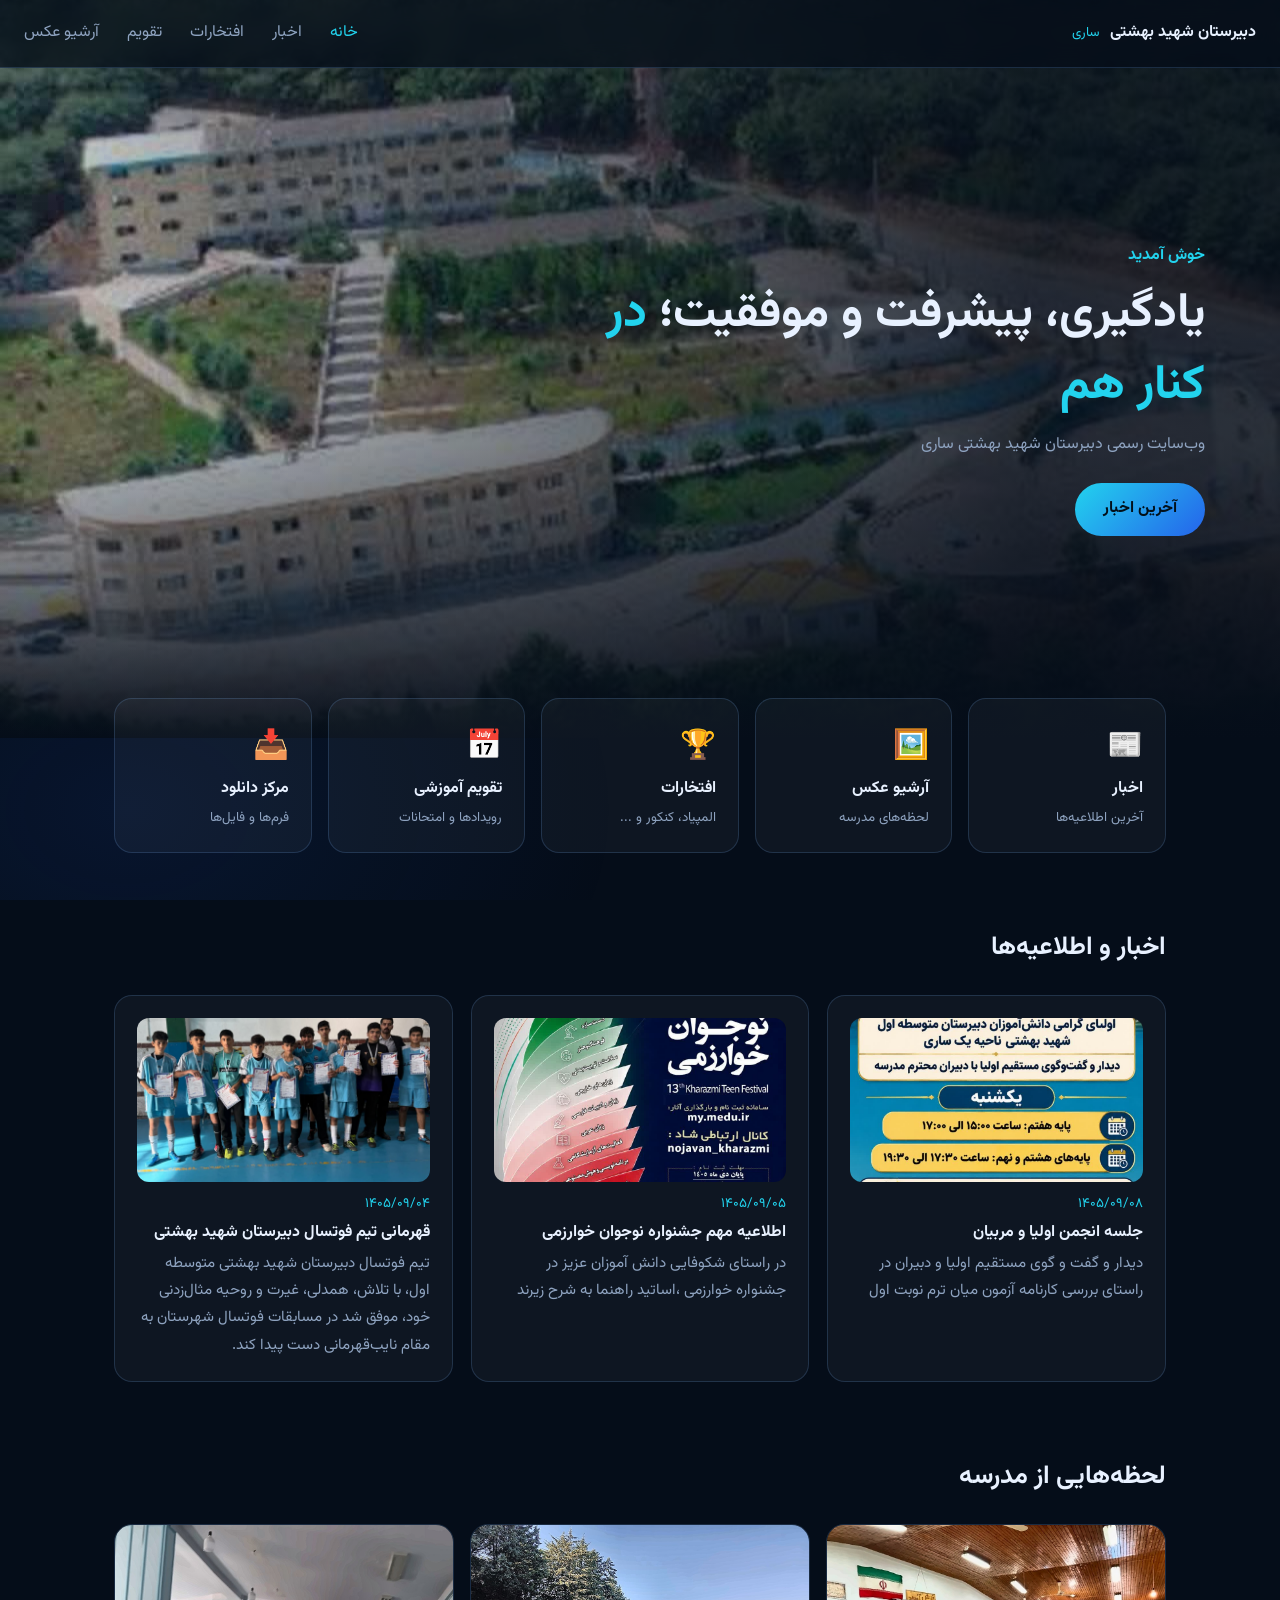
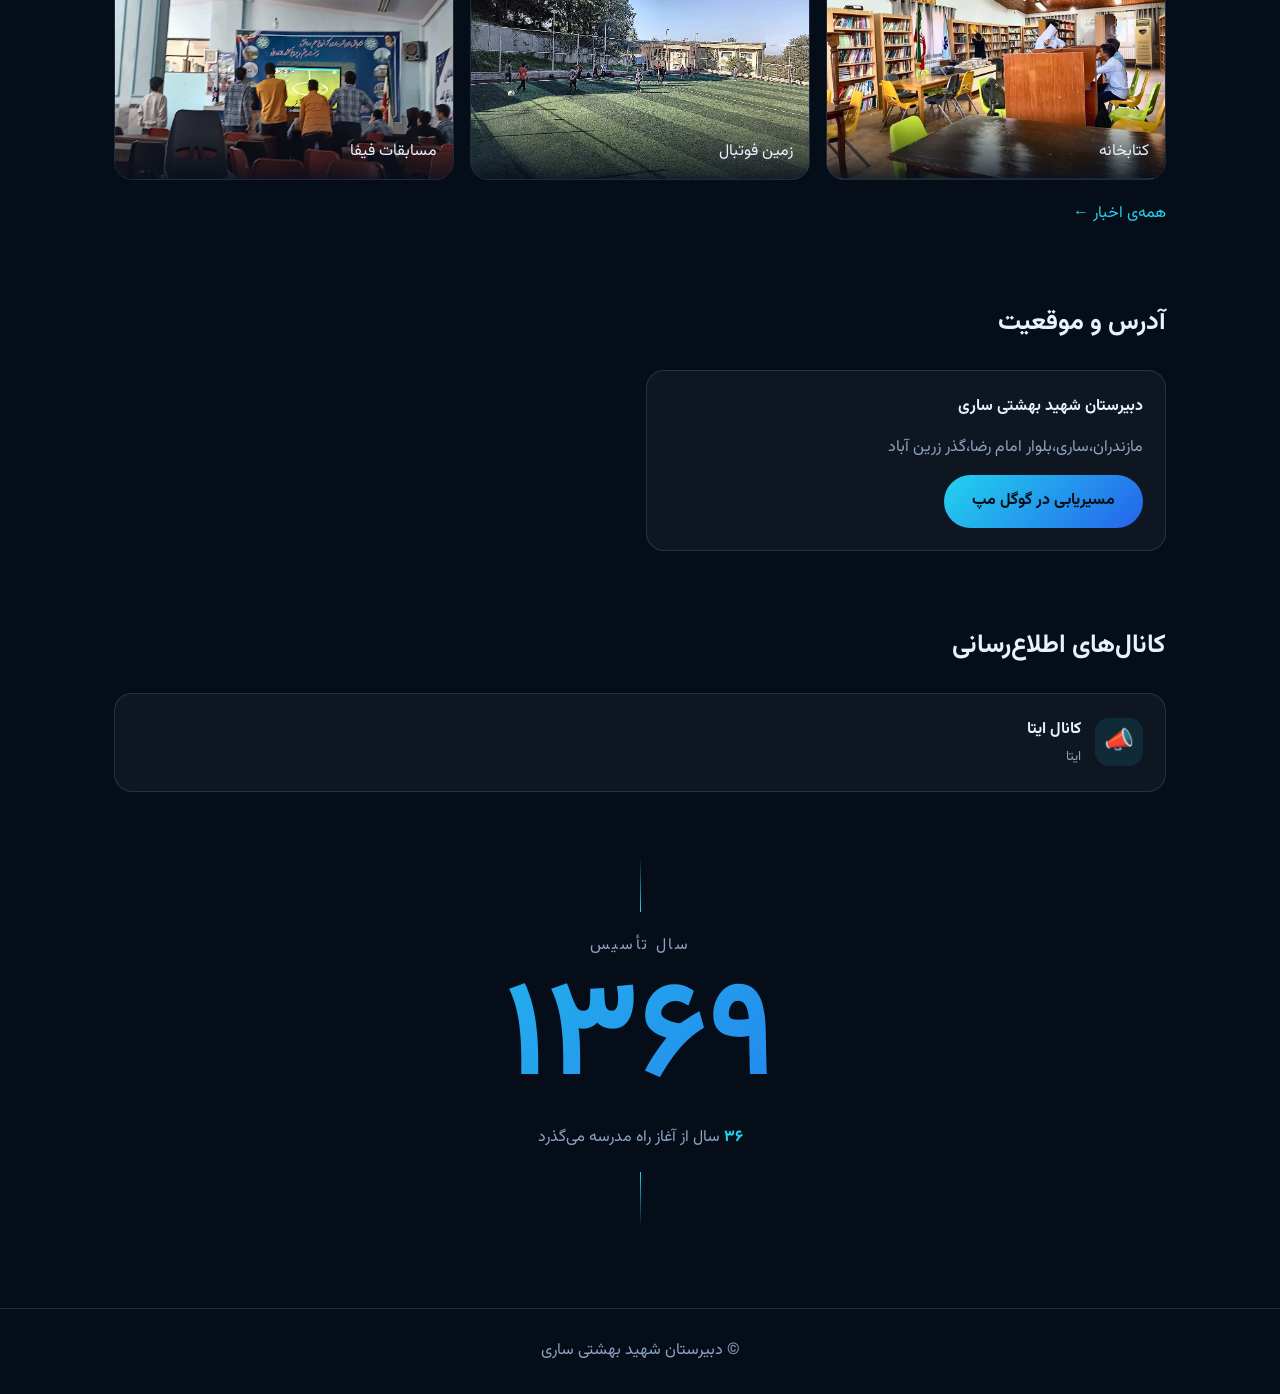
<file: index.html>
<!DOCTYPE html>
<html lang="fa" dir="rtl">
<head>
  <meta charset="UTF-8">
  <meta name="viewport" content="width=device-width, initial-scale=1">
  <meta name="theme-color" content="#050d19">
  <title>دبیرستان شهید بهشتی ساری</title>
<link rel="stylesheet" href="css/style.css?v=8">
</head>
<body>

  <!-- نوار بالا -->
  <header class="navbar">
    <a href="index.html" class="brand">دبیرستان شهید بهشتی <small>ساری</small></a>
    <button class="menu-toggle" aria-label="باز کردن منو" aria-expanded="false">☰</button>
    <nav class="nav-links" id="nav">
      <a href="#top" class="active">خانه</a>
      <a href="news.html">اخبار</a>
      <a href="honors.html">افتخارات</a>
      <a href="calendar.html">تقویم</a>
      <a href="#gallery">آرشیو عکس</a>
    </nav>
  </header>

  <main id="top">

    <!-- بخش اصلی: عکس پس‌زمینه در CSS (متغیر --hero-image) عوض می‌شه -->
    <section class="hero">
      <div class="hero-content">
        <span class="kicker">خوش آمدید</span>
        <h1>یادگیری، پیشرفت و موفقیت؛ <em>در کنار هم</em></h1>
        <p>وب‌سایت رسمی دبیرستان شهید بهشتی ساری</p>
        <a href="#news" class="btn">آخرین اخبار</a>
      </div>
    </section>

    <!-- دسترسی سریع -->
    <section class="quick">
      <a href="news.html" class="card"><span class="icon">📰</span><b>اخبار</b><small>آخرین اطلاعیه‌ها</small></a>
      <a href="#gallery" class="card"><span class="icon">🖼️</span><b>آرشیو عکس</b><small>لحظه‌های مدرسه</small></a>
      <a href="honors.html" class="card"><span class="icon">🏆</span><b>افتخارات</b><small>المپیاد، کنکور و ...</small></a>
      <a href="calendar.html" class="card"><span class="icon">📅</span><b>تقویم آموزشی</b><small>رویدادها و امتحانات</small></a>
            <a href="downloads.html" class="card"><span class="icon">📥</span><b>مرکز دانلود</b><small>فرم‌ها و فایل‌ها</small></a>
    </section>

    <!-- اخبار: کارت‌ها را js/main.js از data/news.json می‌سازد -->
    <section class="section" id="news">
      <h2>اخبار و اطلاعیه‌ها</h2>
      <div class="news-grid" id="news-list">
        <p class="muted">در حال بارگذاری...</p>
      </div>
    </section>

    <!-- گالری -->
    <section class="section" id="gallery">
      <h2>لحظه‌هایی از مدرسه</h2>
      <div class="gallery">
        <figure><img src="images/library.jpg" alt="کتابخانه مدرسه" loading="lazy"><figcaption>کتابخانه</figcaption></figure>
        <figure><img src="images/football-field.jpg" alt="زمین فوتبال مدرسه" loading="lazy"><figcaption>زمین فوتبال</figcaption></figure>
        <figure><img src="images/fifa-event.jpg" alt="مسابقات فیفا در مدرسه" loading="lazy"><figcaption>مسابقات فیفا</figcaption></figure>
      </div>
      <a href="news.html" class="more">همه‌ی اخبار ←</a>
    </section>

        <!-- آدرس و موقعیت -->
    <section class="section" id="location">
      <h2>آدرس و موقعیت</h2>
      <div class="card location-card">
        <b>دبیرستان شهید بهشتی ساری</b>
        <p class="muted">مازندران،ساری،بلوار امام رضا،گذر زرین آباد </p>
        <a href="https://maps.app.goo.gl/gJrdqV3Mwt5StznM8" class="btn" target="_blank" rel="noopener">مسیریابی در گوگل مپ</a>
      </div>
    </section>
        <!-- کانال‌های اطلاع‌رسانی -->
    <section class="section" id="channels">
      <h2>کانال‌های اطلاع‌رسانی</h2>
      <div class="channels" id="channels-list"></div>
    </section>
        <!-- سال تأسیس -->
    <section class="since">
      <span class="since-line"></span>
      <p class="since-label">سال تأسیس</p>
      <p class="since-year">۱۳۶۹</p>
      <p class="since-text"><b id="since-years">۳۶</b> سال از آغاز راه مدرسه می‌گذرد</p>
      <span class="since-line since-line-end"></span>
    </section>
  </main>

  <footer class="footer">
    <p>© دبیرستان شهید بهشتی ساری</p>
  </footer>

     <script src="js/common.js?v=4"></script>
  <script src="js/reveal.js?v=2"></script>
  <script src="js/main.js?v=4"></script>
</body>
</html>
</file>
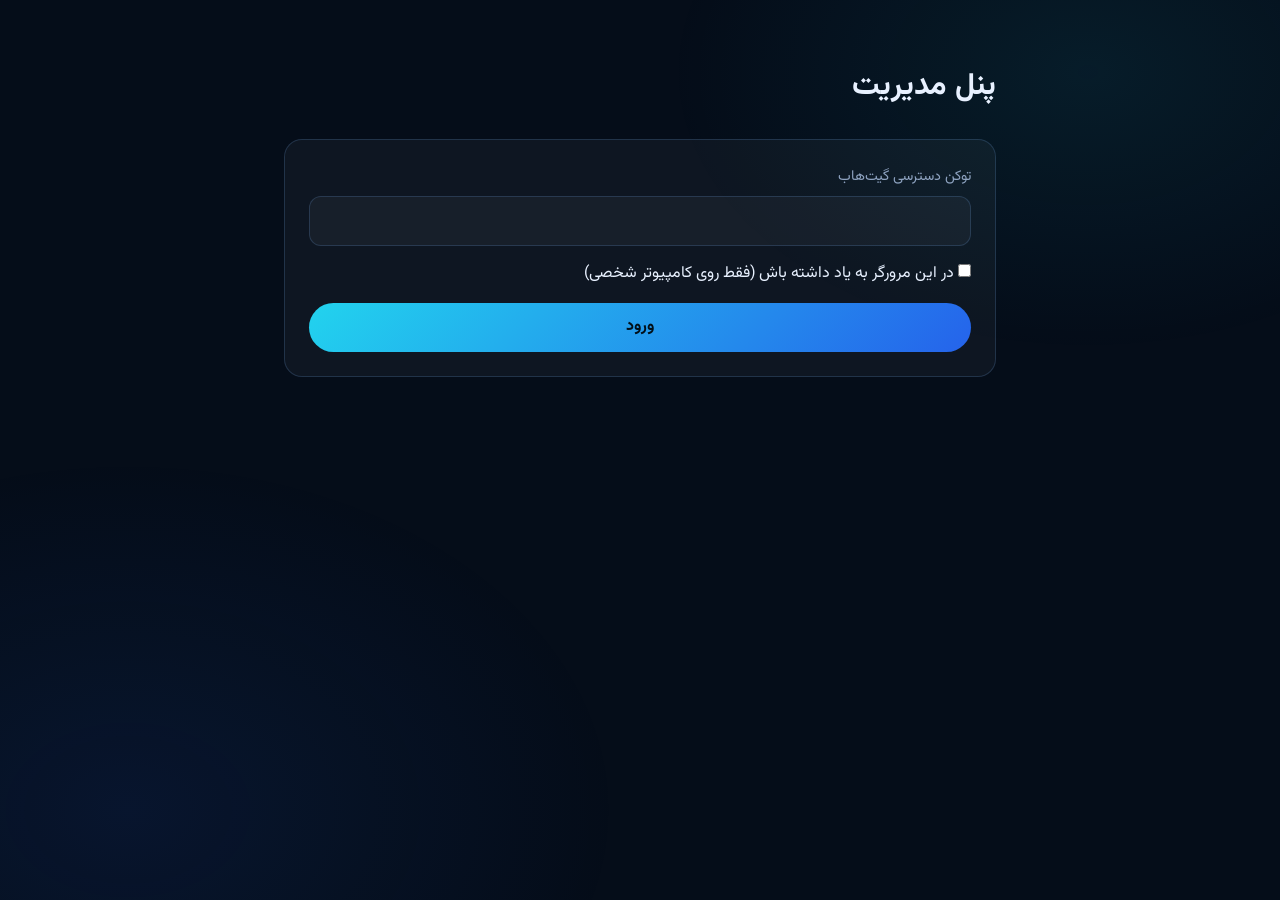
<file: admin.html>
<!DOCTYPE html>
<html lang="fa" dir="rtl">
<head>
  <meta charset="UTF-8">
  <meta name="viewport" content="width=device-width, initial-scale=1">
  <meta name="robots" content="noindex, nofollow">
  <title>پنل مدیریت</title>
  <link rel="stylesheet" href="css/style.css?v=8">
</head>
<body>
  <main class="admin">
    <h1 class="page-title">پنل مدیریت</h1>

    <section id="login-box" class="card">
      <form id="login-form">
        <label class="field">
          <span>توکن دسترسی گیت‌هاب</span>
          <input id="token" type="password" autocomplete="off" required>
        </label>
        <label><input id="remember" type="checkbox"> در این مرورگر به یاد داشته باش (فقط روی کامپیوتر شخصی)</label>
        <button type="submit">ورود</button>
      </form>
    </section>

    <section id="panel" hidden>
      <div class="admin-bar">
        <span>متصل به: <b id="repo-name"></b></span>
        <span class="row-actions">
          <a href="index.html" class="back">مشاهده‌ی سایت</a>
          <button id="logout" type="button" class="secondary">خروج</button>
        </span>
      </div>
      <div id="tabs" class="tabs"></div>
      <div id="editors"></div>
    </section>

    <p id="status" class="status" role="status"></p>
  </main>

     <script src="js/common.js?v=4"></script>
  <script src="js/github.js?v=3"></script>
  <script src="js/admin-config.js?v=4"></script>
  <script src="js/admin.js?v=3"></script>
</body>
</html>
</file>
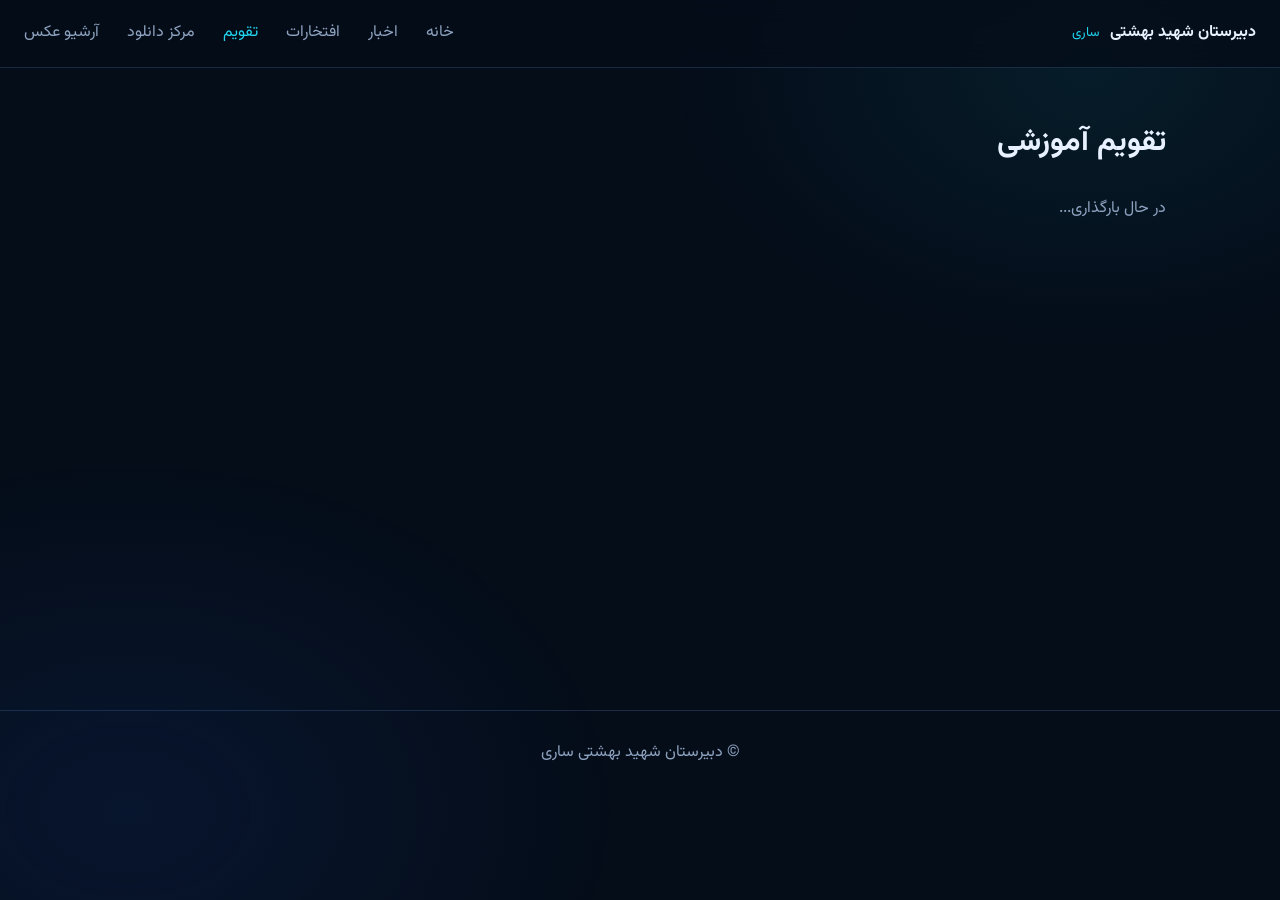
<file: calendar.html>
<!DOCTYPE html>
<html lang="fa" dir="rtl">
<head>
  <meta charset="UTF-8">
  <meta name="viewport" content="width=device-width, initial-scale=1">
  <meta name="theme-color" content="#050d19">
  <title>تقویم آموزشی | دبیرستان شهید بهشتی ساری</title>
  <link rel="stylesheet" href="css/style.css?v=3">
</head>
<body>

  <header class="navbar">
    <a href="index.html" class="brand">دبیرستان شهید بهشتی <small>ساری</small></a>
    <button class="menu-toggle" aria-label="باز کردن منو" aria-expanded="false">☰</button>
    <nav class="nav-links" id="nav">
      <a href="index.html">خانه</a>
      <a href="news.html">اخبار</a>
      <a href="honors.html">افتخارات</a>
      <a href="calendar.html" class="active">تقویم</a>
      <a href="downloads.html">مرکز دانلود</a>
      <a href="index.html#gallery">آرشیو عکس</a>
    </nav>
  </header>

  <main class="page">
    <section class="section">
      <h1 class="page-title">تقویم آموزشی</h1>
      <div id="calendar-view"><p class="muted">در حال بارگذاری...</p></div>
    </section>
  </main>

  <footer class="footer">
    <p>© دبیرستان شهید بهشتی ساری</p>
  </footer>

  <script src="js/common.js"></script>
  <script src="js/calendar.js"></script>
</body>
</html>
</file>
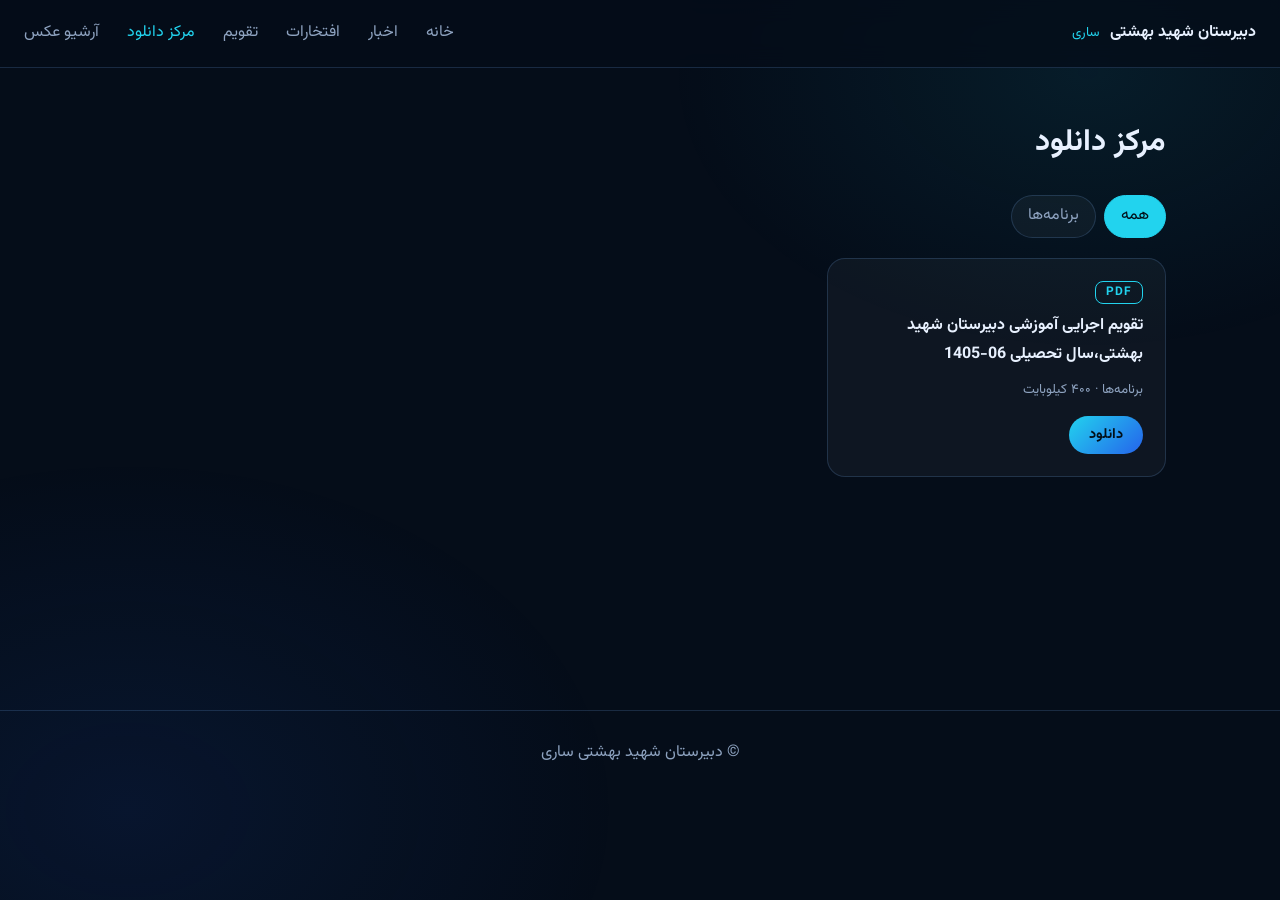
<file: downloads.html>
<!DOCTYPE html>
<html lang="fa" dir="rtl">
<head>
  <meta charset="UTF-8">
  <meta name="viewport" content="width=device-width, initial-scale=1">
  <meta name="theme-color" content="#050d19">
  <title>مرکز دانلود | دبیرستان شهید بهشتی ساری</title>
  <link rel="stylesheet" href="css/style.css?v=8">
</head>
<body>

  <header class="navbar">
    <a href="index.html" class="brand">دبیرستان شهید بهشتی <small>ساری</small></a>
    <button class="menu-toggle" aria-label="باز کردن منو" aria-expanded="false">☰</button>
    <nav class="nav-links" id="nav">
      <a href="index.html">خانه</a>
      <a href="news.html">اخبار</a>
      <a href="honors.html">افتخارات</a>
      <a href="calendar.html">تقویم</a>
      <a href="downloads.html" class="active">مرکز دانلود</a>
      <a href="index.html#gallery">آرشیو عکس</a>
    </nav>
  </header>

  <main class="page">
    <section class="section">
      <h1 class="page-title">مرکز دانلود</h1>
      <div id="downloads-view"><p class="muted">در حال بارگذاری...</p></div>
    </section>
  </main>

  <footer class="footer">
    <p>© دبیرستان شهید بهشتی ساری</p>
  </footer>

  <script src="js/common.js?v=4"></script>
  <script src="js/reveal.js?v=2"></script>
  <script src="js/downloads.js"></script>
</body>
</html>
</file>
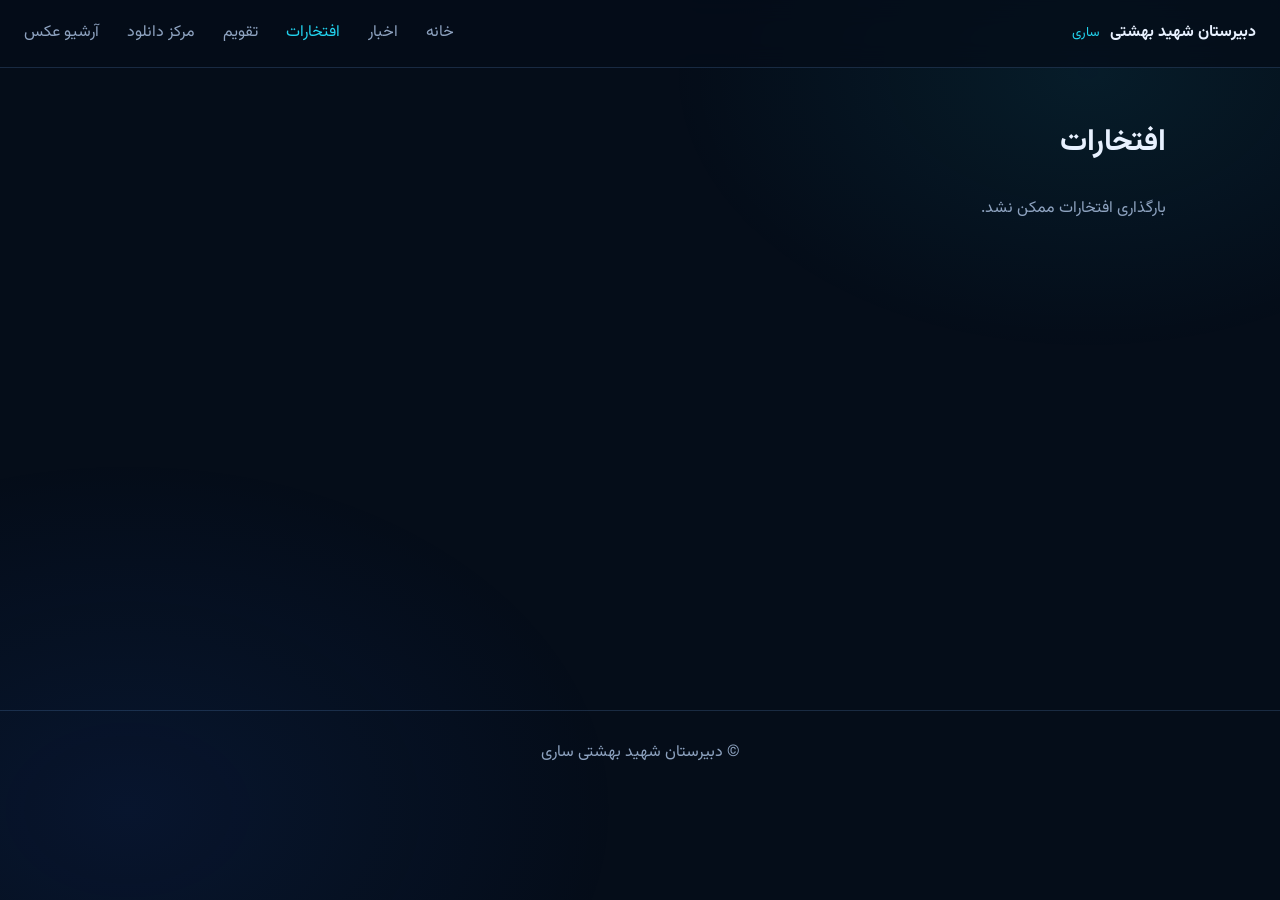
<file: honors.html>
<!DOCTYPE html>
<html lang="fa" dir="rtl">
<head>
  <meta charset="UTF-8">
  <meta name="viewport" content="width=device-width, initial-scale=1">
  <meta name="theme-color" content="#050d19">
  <title>افتخارات | دبیرستان شهید بهشتی ساری</title>
  <link rel="stylesheet" href="css/style.css?v=3">
</head>
<body>

  <header class="navbar">
    <a href="index.html" class="brand">دبیرستان شهید بهشتی <small>ساری</small></a>
    <button class="menu-toggle" aria-label="باز کردن منو" aria-expanded="false">☰</button>
    <nav class="nav-links" id="nav">
      <a href="index.html">خانه</a>
      <a href="news.html">اخبار</a>
      <a href="honors.html" class="active">افتخارات</a>
      <a href="calendar.html">تقویم</a>
      <a href="downloads.html">مرکز دانلود</a>
      <a href="index.html#gallery">آرشیو عکس</a>
    </nav>
  </header>

  <main class="page">
    <section class="section">
      <h1 class="page-title">افتخارات</h1>
      <div id="honors-view"><p class="muted">در حال بارگذاری...</p></div>
    </section>
  </main>

  <footer class="footer">
    <p>© دبیرستان شهید بهشتی ساری</p>
  </footer>

  <script src="js/common.js?v=3"></script>
  <script src="js/reveal.js"></script>
  <script src="js/honors.js?v=3"></script>
</body>
</html>
</file>
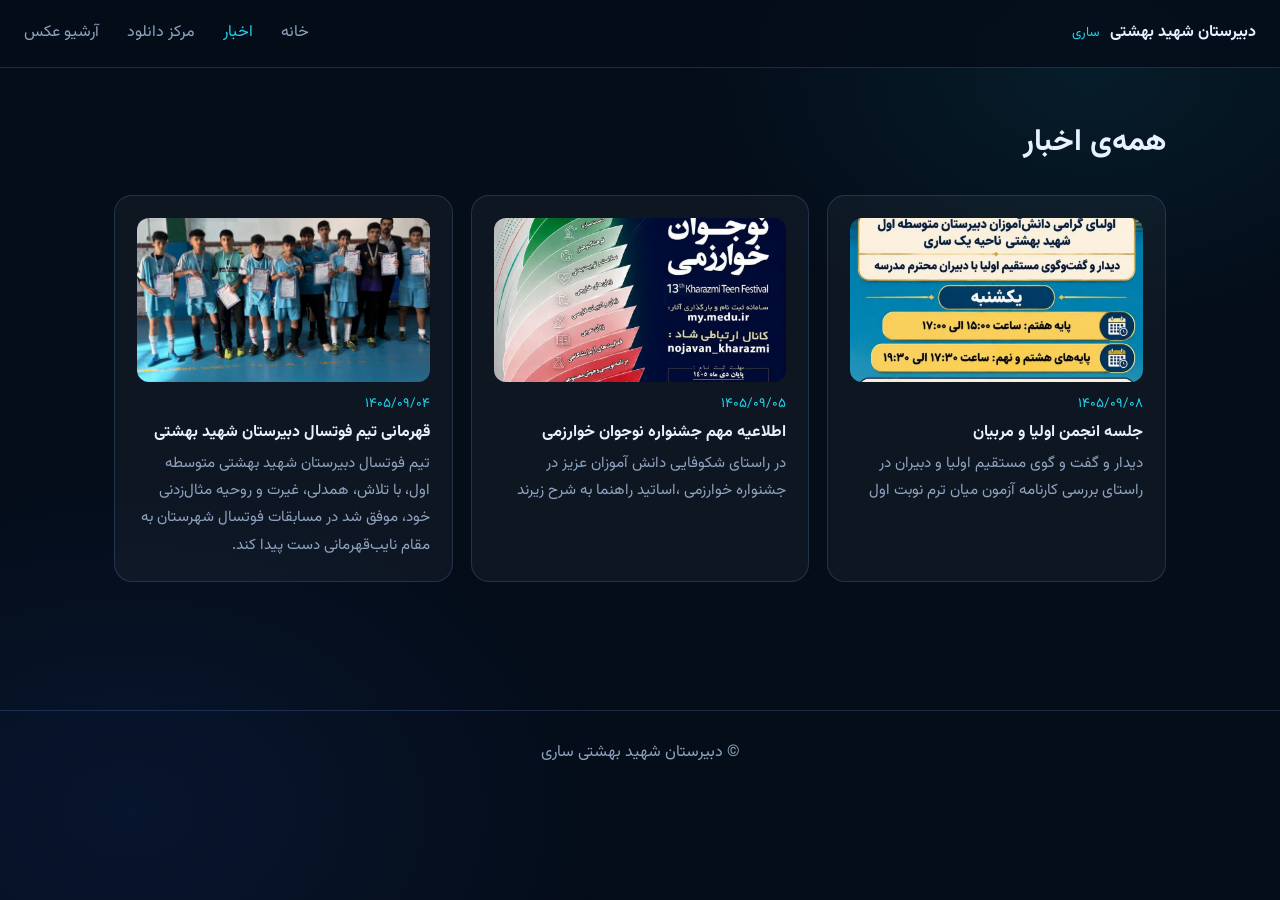
<file: news.html>
<!DOCTYPE html>
<html lang="fa" dir="rtl">
<head>
  <meta charset="UTF-8">
  <meta name="viewport" content="width=device-width, initial-scale=1">
  <meta name="theme-color" content="#050d19">
  <title>اخبار | دبیرستان شهید بهشتی ساری</title>
  <link rel="stylesheet" href="css/style.css">
</head>
<body>

  <header class="navbar">
    <a href="index.html" class="brand">دبیرستان شهید بهشتی <small>ساری</small></a>
    <button class="menu-toggle" aria-label="باز کردن منو" aria-expanded="false">☰</button>
    <nav class="nav-links" id="nav">
      <a href="index.html">خانه</a>
      <a href="news.html" class="active">اخبار</a>
      <a href="downloads.html">مرکز دانلود</a>
      <a href="index.html#gallery">آرشیو عکس</a>
    </nav>
  </header>

  <main class="page">
    <section class="section" id="news-view">
      <p class="muted">در حال بارگذاری...</p>
    </section>
  </main>

  <footer class="footer">
    <p>© دبیرستان شهید بهشتی ساری</p>
  </footer>

  <script src="js/common.js?v=3"></script>
  <script src="js/reveal.js"></script>
  <script src="js/news.js"></script>
</body>
</html>
</file>
<file: css/style.css>
@font-face {
  font-family: Vazirmatn;
  src: url(../Fonts/Vazirmatn-Regular.woff2) format('woff2');
  font-weight: 400; font-display: swap;
}
@font-face {
  font-family: Vazirmatn;
  src: url(../Fonts/Vazirmatn-Bold.woff2) format('woff2');
  font-weight: 700; font-display: swap;
}
/* ---------- ۱. رنگ‌ها و اندازه‌ها (فقط اینجا عوضشان کن) ---------- */
:root {
  --bg: #050d19;
  --surface: rgba(255,255,255,.04);
  --border: rgba(120,180,255,.18);
  --text: #e8f1ff;
  --muted: #8ea3c0;
  --accent: #22d3ee;
  --accent-2: #2563eb;
  --radius: 18px;
  --hero-image: url(../images/hero-aerial.png);
}

/* ---------- ۲. پایه ---------- */
* { box-sizing: border-box; margin: 0; }
html { scroll-behavior: smooth; scroll-padding-top: 80px; }
body {
  background: var(--bg); color: var(--text); line-height: 1.8;
  /* فونت فارسی بعداً به‌صورت فایل خودمان اضافه می‌شود */
  font-family: Vazirmatn, Tahoma, "Segoe UI", sans-serif;
}
img { max-width: 100%; display: block; }
a { color: inherit; text-decoration: none; }
.muted { color: var(--muted); }

/* ---------- ۳. نوار بالا ---------- */
.navbar {
  position: fixed; inset: 0 0 auto 0; z-index: 10; height: 68px;
  display: flex; align-items: center; justify-content: space-between; padding: 0 24px;
  background: rgba(5,13,25,.75); backdrop-filter: blur(12px);
  border-bottom: 1px solid var(--border);
}
.brand { font-weight: 800; }
.brand small { color: var(--accent); font-weight: 500; margin-right: 6px; }
.nav-links { display: flex; gap: 28px; }
.nav-links a { color: var(--muted); transition: color .2s; }
.nav-links a:hover, .nav-links a.active { color: var(--accent); }
.menu-toggle { display: none; background: none; border: 0; color: var(--text); font-size: 1.6rem; cursor: pointer; }

/* ---------- ۴. بخش اصلی ---------- */
.hero {
  min-height: 82vh; display: flex; align-items: center; padding: 100px 24px 60px;
  /* لایه‌ی تیره روی عکس، تا نرمی عکس دیده نشود و متن خوانا باشد */
  background:
    linear-gradient(to left, rgba(5,13,25,.85) 20%, rgba(5,13,25,.2)),
    linear-gradient(to top, var(--bg), transparent 40%),
    var(--hero-image) center 35% / cover;
}
.hero-content { max-width: 620px; margin-right: 4vw; }
.kicker { color: var(--accent); font-weight: 700; }
.hero h1 { font-size: clamp(1.8rem, 4.5vw, 3rem); line-height: 1.5; margin: 8px 0; }
.hero em { color: var(--accent); font-style: normal; }
.hero p { color: var(--muted); margin-bottom: 24px; }
.btn {
  display: inline-block; padding: 12px 28px; border-radius: 999px; font-weight: 700;
  background: linear-gradient(135deg, var(--accent), var(--accent-2)); color: #021019;
}

/* ---------- ۵. کارت‌ها ---------- */
.card {
  display: flex; flex-direction: column; gap: 2px; padding: 22px;
  background: var(--surface); border: 1px solid var(--border); border-radius: var(--radius);
  transition: transform .2s, border-color .2s;
}
.card:hover { transform: translateY(-4px); border-color: var(--accent); }
.card .icon { font-size: 1.8rem; }
.card small { color: var(--muted); }
.card.soon { opacity: .5; pointer-events: none; }

.quick {
  display: grid; grid-template-columns: repeat(auto-fit, minmax(190px, 1fr)); gap: 16px;
  max-width: 1100px; margin: -40px auto 0; padding: 0 24px; position: relative;
}

/* ---------- ۶. بخش‌ها ---------- */
.section { max-width: 1100px; margin: 0 auto; padding: 72px 24px 0; }
.section h2 { margin-bottom: 24px; font-size: 1.6rem; }
.news-grid { display: grid; grid-template-columns: repeat(auto-fill, minmax(280px, 1fr)); gap: 18px; }
.news-card time { color: var(--accent); font-size: .85rem; }
.news-card p { color: var(--muted); font-size: .95rem; }

.gallery { display: grid; grid-template-columns: repeat(auto-fit, minmax(260px, 1fr)); gap: 16px; }
.gallery figure { position: relative; overflow: hidden; border-radius: var(--radius); border: 1px solid var(--border); }
.gallery img { width: 100%; aspect-ratio: 4/3; object-fit: cover; transition: transform .4s; }
.gallery figure:hover img { transform: scale(1.05); }
.gallery figcaption {
  position: absolute; inset: auto 0 0 0; padding: 28px 16px 12px;
  background: linear-gradient(to top, rgba(5,13,25,.85), transparent);
}

.footer { margin-top: 80px; padding: 28px; text-align: center; color: var(--muted); border-top: 1px solid var(--border); }

/* ---------- ۷. موبایل ---------- */
@media (max-width: 720px) {
  .menu-toggle { display: block; }
  .nav-links {
    display: none; position: absolute; top: 68px; inset-inline: 0; flex-direction: column; gap: 0;
    background: var(--bg); border-bottom: 1px solid var(--border);
  }
  .nav-links.show { display: flex; }
  .nav-links a { padding: 14px 24px; }
  .hero-content { margin-right: 0; }
}

/* ---------- صفحه‌های داخلی ---------- */
.page { padding-top: 68px; min-height: 70vh; }
.page .section { padding-top: 48px; }
.page-title { font-size: 1.9rem; margin-bottom: 24px; }
.more, .back { display: inline-block; color: var(--accent); }
.more { margin-top: 20px; }
.back { margin-bottom: 20px; }
.article { max-width: 720px; }
.article time { color: var(--accent); }
.article h1 { font-size: clamp(1.6rem, 4vw, 2.2rem); line-height: 1.6; margin: 4px 0 20px; }
.article p { margin-bottom: 1em; }


/* ---------- افتخارات ---------- */
.stats { display: grid; grid-template-columns: repeat(auto-fit, minmax(150px, 1fr)); gap: 14px; margin-bottom: 28px; }
.stat { align-items: center; text-align: center; }
.stat-num { font-size: 2rem; color: var(--accent); line-height: 1.4; }
.filters { display: flex; flex-wrap: wrap; gap: 8px; margin-bottom: 20px; }
.filters button {
  font: inherit; padding: 6px 16px; border-radius: 999px; cursor: pointer;
  background: var(--surface); color: var(--muted); border: 1px solid var(--border);
}
.filters button.active { color: #021019; background: var(--accent); border-color: var(--accent); }
.honor-card .tag {
  align-self: flex-start; font-size: .8rem; color: var(--accent);
  border: 1px solid var(--accent); border-radius: 999px; padding: 0 10px;
}
.honor-card p { color: var(--muted); font-size: .95rem; }

/* ---------- تقویم ---------- */
.month-title { font-size: 1.2rem; margin: 32px 0 12px; color: var(--accent); }
.events { display: grid; gap: 10px; }
.event {
  display: flex; gap: 16px; align-items: center; padding: 14px 18px;
  background: var(--surface); border: 1px solid var(--border); border-radius: 14px;
  border-inline-start: 4px solid var(--accent-2);
}
.event.exam { border-inline-start-color: #f87171; }
.event.holiday { border-inline-start-color: #4ade80; }
.event-day { min-width: 44px; text-align: center; font-size: 1.4rem; font-weight: 700; }
.event small { color: var(--muted); }


/* ---------- آدرس و موقعیت ---------- */
.location-card { gap: 12px; align-items: flex-start; max-width: 520px; }


/* ---------- پنل مدیریت ---------- */
[hidden] { display: none !important; }
.admin { max-width: 760px; margin: 0 auto; padding: 60px 24px 40px; }
.admin h2 { margin: 32px 0 14px; font-size: 1.3rem; }
.admin form, .admin .card { display: grid; gap: 14px; }
.admin .card { padding: 24px; }

.field { display: grid; gap: 6px; }
.field span { color: var(--muted); font-size: .9rem; }
.field input, .field textarea, .field select {
  font: inherit; color: var(--text); background: var(--surface);
  border: 1px solid var(--border); border-radius: 12px; padding: 10px 14px;
}
.field select option { background: var(--bg); }
.field input[dir="ltr"] { text-align: right; }
.field textarea { min-height: 140px; resize: vertical; }

.admin button {
  font: inherit; cursor: pointer; border: 0; border-radius: 999px; padding: 10px 24px;
  font-weight: 700; color: #021019; background: linear-gradient(135deg, var(--accent), var(--accent-2));
}
.admin button:disabled { opacity: .5; cursor: wait; }
.admin button.secondary { color: var(--text); background: var(--surface); border: 1px solid var(--border); }
.admin button.danger { background: #f87171; }
.admin .row-actions button { padding: 4px 14px; }

.tabs { display: flex; flex-wrap: wrap; gap: 8px; margin-top: 24px; }
.admin .tabs button { color: var(--muted); background: var(--surface); border: 1px solid var(--border); }
.admin .tabs button.active { color: #021019; background: var(--accent); border-color: var(--accent); }

.admin-bar { display: flex; justify-content: space-between; align-items: center; gap: 12px; flex-wrap: wrap; }
.admin-row { display: flex; justify-content: space-between; align-items: center; gap: 12px; padding: 10px 0; border-bottom: 1px solid var(--border); }
.row-actions, .form-actions { display: flex; align-items: center; gap: 8px; flex-wrap: wrap; }
.preview { max-width: 240px; border-radius: 12px; }

.status {
  position: sticky; bottom: 12px; margin-top: 16px; padding: 10px 14px; border-radius: 12px;
  color: var(--accent); background: var(--bg); border: 1px solid var(--border);
}
.status:empty { display: none; }
.status.error { color: #f87171; }

/* ---------- عکس خبر ---------- */
.news-img, .article-img { width: 100%; aspect-ratio: 16/9; object-fit: cover; border-radius: 12px; }
.news-img { margin-bottom: 8px; }
.article-img { margin-bottom: 20px; }


/* ---------- انیمیشن ورود هنگام اسکرول ---------- */
@keyframes reveal-right { from { opacity: 0; transform: translateX(48px); } }
@keyframes reveal-left  { from { opacity: 0; transform: translateX(-48px); } }
@keyframes reveal-up    { from { opacity: 0; transform: translateY(32px); } }

[data-reveal]:not(.in) { opacity: 0; }
[data-reveal].in {
  animation-duration: .7s;
  animation-timing-function: cubic-bezier(.2, .7, .2, 1);
  animation-fill-mode: backwards;   // بعد از پایان انیمیشن، استایل عادی (مثل hover) برمی‌گردد
  animation-delay: var(--delay, 0ms);
}
[data-reveal="right"].in { animation-name: reveal-right; }
[data-reveal="left"].in  { animation-name: reveal-left; }
[data-reveal="up"].in    { animation-name: reveal-up; }

/* عناصری که از لبه‌ی صفحه می‌آیند، نوار اسکرول افقی نسازند */
main, .footer { overflow-x: hidden; overflow-x: clip; }

/* ورود بخش اصلی هنگام باز شدن صفحه */
.kicker { display: inline-block; }
.hero-content > * { animation: reveal-right .8s cubic-bezier(.2, .7, .2, 1) backwards; }
.hero-content > :nth-child(2) { animation-delay: .12s; }
.hero-content > :nth-child(3) { animation-delay: .24s; }
.hero-content > :nth-child(4) { animation-delay: .36s; }

/* آیکون‌ها و دکمه‌ها */
.card .icon { display: inline-block; transition: transform .3s; }
.card:hover .icon { transform: scale(1.18) rotate(-6deg); }
.btn { transition: transform .2s, box-shadow .2s; }
.btn:hover { transform: translateY(-2px); box-shadow: 0 8px 24px rgba(34, 211, 238, .25); }

@media (prefers-reduced-motion: reduce) {
  .hero-content > * { animation: none; }
}

/* ---------- سال تأسیس ---------- */
.since { max-width: 1100px; margin: 0 auto; padding: 64px 24px 0; text-align: center; }
.since p { margin: 0; }
.since-line {
  display: block; width: 1px; height: 56px; margin: 0 auto 20px;
  background: linear-gradient(to bottom, transparent, var(--accent));
}
.since-line-end { margin: 20px auto 0; background: linear-gradient(to bottom, var(--accent), transparent); }
.since-label { color: var(--muted); letter-spacing: .15em; }
.since-year {
  font-size: clamp(4rem, 16vw, 8.5rem); font-weight: 700; line-height: 1.2;
  background: linear-gradient(135deg, var(--accent), var(--accent-2));
  -webkit-background-clip: text; background-clip: text; color: transparent;
}
.since-text { color: var(--muted); }
.since-text b { color: var(--accent); }


/* ---------- انیمیشن ورود هنگام اسکرول ---------- */
@keyframes reveal-right { from { opacity: 0; transform: translateX(48px); } }
@keyframes reveal-left  { from { opacity: 0; transform: translateX(-48px); } }
@keyframes reveal-up    { from { opacity: 0; transform: translateY(32px); } }

[data-reveal]:not(.in) { opacity: 0; }
[data-reveal].in {
  animation-duration: .7s;
  animation-timing-function: cubic-bezier(.2, .7, .2, 1);
    animation-fill-mode: backwards;   /* بعد از پایان انیمیشن، استایل عادی (مثل hover) برمی‌گردد */
  animation-delay: var(--delay, 0ms);
}
[data-reveal="right"].in { animation-name: reveal-right; }
[data-reveal="left"].in  { animation-name: reveal-left; }
[data-reveal="up"].in    { animation-name: reveal-up; }

/* عناصری که از لبه‌ی صفحه می‌آیند، نوار اسکرول افقی نسازند */
main, .footer { overflow-x: hidden; overflow-x: clip; }

/* ورود بخش اصلی هنگام باز شدن صفحه */
.kicker { display: inline-block; }
.hero-content > * { animation: reveal-right .8s cubic-bezier(.2, .7, .2, 1) backwards; }
.hero-content > :nth-child(2) { animation-delay: .12s; }
.hero-content > :nth-child(3) { animation-delay: .24s; }
.hero-content > :nth-child(4) { animation-delay: .36s; }

/* آیکون‌ها و دکمه‌ها */
.card .icon { display: inline-block; transition: transform .3s; }
.card:hover .icon { transform: scale(1.18) rotate(-6deg); }
.btn { transition: transform .2s, box-shadow .2s; }
.btn:hover { transform: translateY(-2px); box-shadow: 0 8px 24px rgba(34, 211, 238, .25); }

@media (prefers-reduced-motion: reduce) {
  .hero-content > * { animation: none; }
}

/* ---------- سال تأسیس ---------- */
.since { max-width: 1100px; margin: 0 auto; padding: 64px 24px 0; text-align: center; }
.since p { margin: 0; }
.since-line {
  display: block; width: 1px; height: 56px; margin: 0 auto 20px;
  background: linear-gradient(to bottom, transparent, var(--accent));
}
.since-line-end { margin: 20px auto 0; background: linear-gradient(to bottom, var(--accent), transparent); }
.since-label { color: var(--muted); letter-spacing: .15em; }
.since-year {
  font-size: clamp(4rem, 16vw, 8.5rem); font-weight: 700; line-height: 1.2;
  background: linear-gradient(135deg, var(--accent), var(--accent-2));
  -webkit-background-clip: text; background-clip: text; color: transparent;
}
.since-text { color: var(--muted); }
.since-text b { color: var(--accent); }

/* ---------- مرکز دانلود ---------- */
.download-card { gap: 8px; align-items: flex-start; }
.download-card .btn { margin-top: 6px; }
.btn.small { padding: 6px 20px; font-size: .9rem; }
.file-ext {
  font-size: .75rem; font-weight: 700; letter-spacing: .08em; color: var(--accent);
  border: 1px solid var(--accent); border-radius: 8px; padding: 0 10px;
}

/* ---------- کانال‌های اطلاع‌رسانی ---------- */
.channels { display: grid; grid-template-columns: repeat(auto-fit, minmax(220px, 1fr)); gap: 14px; }
.channel { flex-direction: row; align-items: center; gap: 14px; }
.channel b, .channel small { display: block; }
.channel-icon {
  display: grid; place-items: center; flex-shrink: 0; width: 48px; height: 48px;
  font-size: 1.5rem; border-radius: 14px; background: rgba(34, 211, 238, .1);
}


/* ---------- ریزه‌کاری‌های ظاهری ---------- */
::selection { background: rgba(34, 211, 238, .3); color: #fff; }
:focus-visible { outline: 2px solid var(--accent); outline-offset: 3px; border-radius: 6px; }
html { scrollbar-width: thin; scrollbar-color: var(--border) var(--bg); }

/* درخشش ملایم پشت کل صفحه */
body::before {
  content: ""; position: fixed; inset: 0; z-index: -1; pointer-events: none;
  background:
    radial-gradient(600px 400px at 85% 8%, rgba(34, 211, 238, .08), transparent 70%),
    radial-gradient(700px 500px at 10% 90%, rgba(37, 99, 235, .10), transparent 70%);
}

.card:hover { box-shadow: 0 10px 30px rgba(34, 211, 238, .08); }

.navbar { transition: background .3s, box-shadow .3s; }
.navbar.scrolled { background: rgba(5, 13, 25, .92); box-shadow: 0 8px 30px rgba(0, 0, 0, .35); }

.scroll-progress {
  position: fixed; top: 0; left: 0; right: 0; height: 3px; z-index: 20; pointer-events: none;
  transform: scaleX(0); transform-origin: right;   /* در صفحه‌ی راست‌چین از راست پر می‌شود */
  background: linear-gradient(90deg, var(--accent), var(--accent-2));
}

.to-top {
  position: fixed; bottom: 20px; inset-inline-end: 20px; z-index: 15;
  width: 44px; height: 44px; font: inherit; font-size: 1.2rem; cursor: pointer;
  color: var(--accent); background: rgba(5, 13, 25, .85); backdrop-filter: blur(8px);
  border: 1px solid var(--border); border-radius: 50%;
  opacity: 0; transform: translateY(12px); pointer-events: none;
  transition: opacity .3s, transform .3s, border-color .2s;
}
.to-top.show { opacity: 1; transform: none; pointer-events: auto; }
.to-top:hover { border-color: var(--accent); }

/* ---------- صفحه‌ی ۴۰۴ ---------- */
.nf { display: grid; justify-items: center; gap: 14px; max-width: 640px; margin: 0 auto; padding: 64px 24px 24px; text-align: center; }
.nf-icon { font-size: 3rem; animation: nf-float 3.5s ease-in-out infinite; }
.nf-code {
  margin: 0; font-size: clamp(6rem, 24vw, 12rem); font-weight: 700; line-height: 1;
  background: linear-gradient(135deg, var(--accent), var(--accent-2));
  -webkit-background-clip: text; background-clip: text; color: transparent;
  filter: drop-shadow(0 0 40px rgba(34, 211, 238, .25));
}
.nf h1 { font-size: clamp(1.4rem, 4vw, 2rem); }
.nf-actions, .nf-links { display: flex; flex-wrap: wrap; justify-content: center; gap: 10px; }
.nf-actions { margin-top: 10px; }
.nf-links { margin-top: 18px; }
.btn.ghost { color: var(--text); background: var(--surface); border: 1px solid var(--border); }
.nf-links a {
  padding: 4px 14px; font-size: .9rem; color: var(--muted);
  border: 1px solid var(--border); border-radius: 999px; transition: color .2s, border-color .2s;
}
.nf-links a:hover { color: var(--accent); border-color: var(--accent); }
@keyframes nf-float { 50% { transform: translateY(-10px) rotate(6deg); } }

@media (prefers-reduced-motion: reduce) {
  html { scroll-behavior: auto; }
  .nf-icon { animation: none; }
}
</file>
